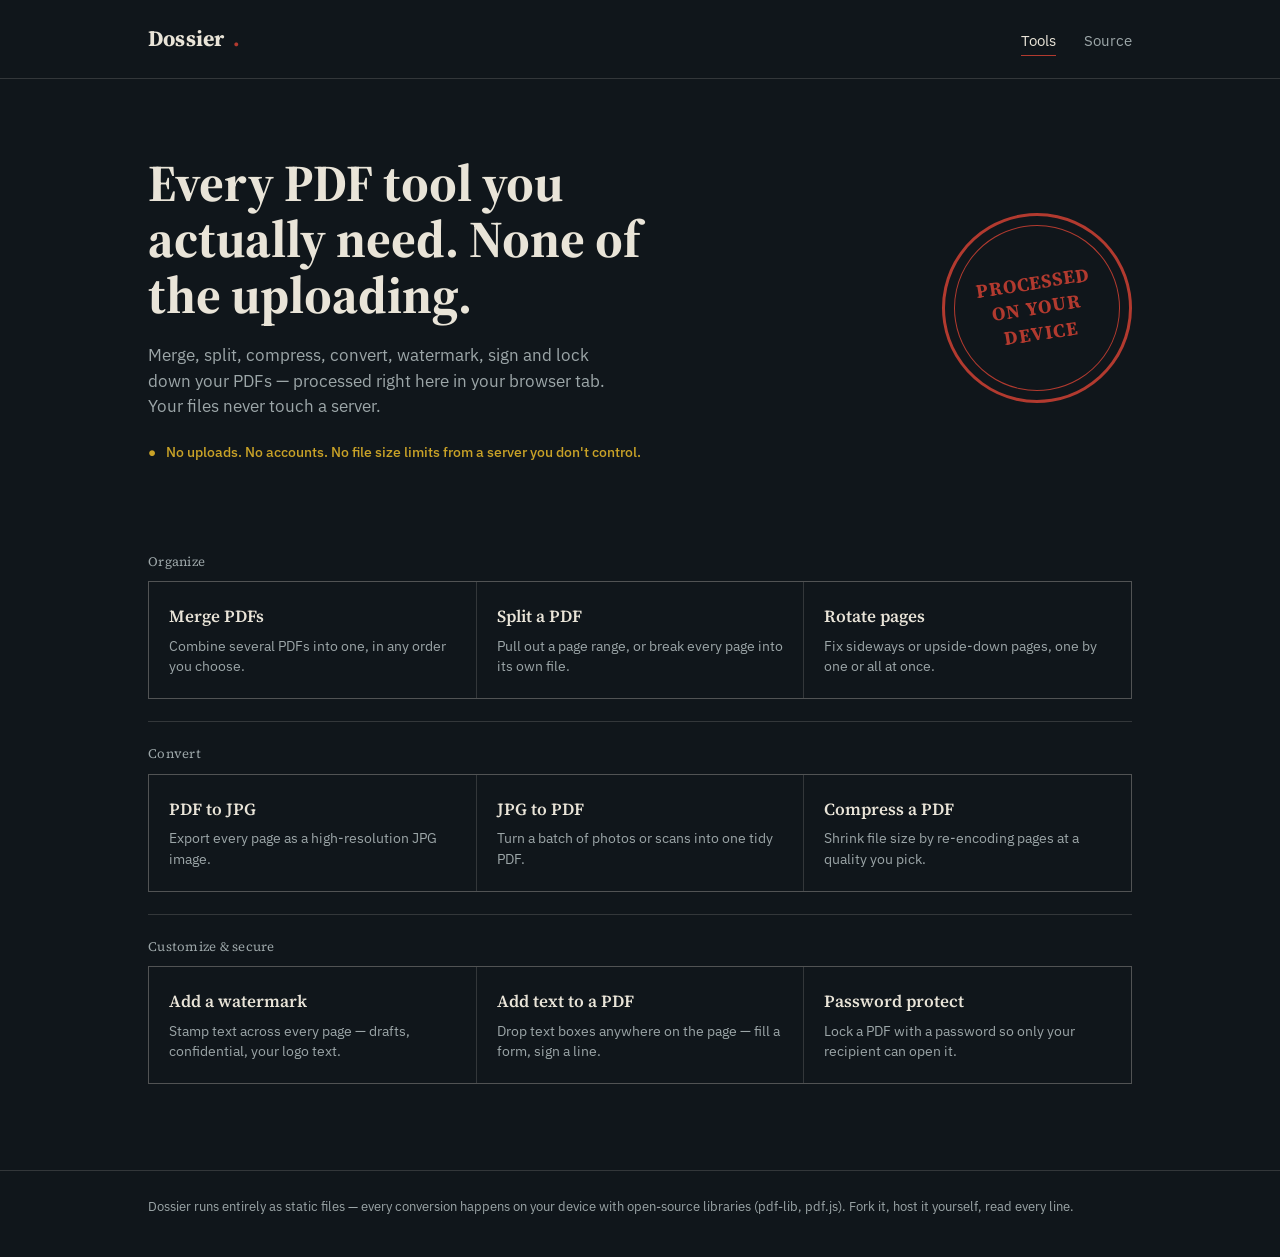
<file: index.html>
<!DOCTYPE html>
<html lang="en">
<head>
<meta charset="UTF-8">
<meta name="viewport" content="width=device-width, initial-scale=1.0">
<title>Dossier — PDF tools that never leave your browser</title>
<meta name="description" content="Merge, split, compress, convert, watermark, protect and edit PDFs — entirely in your browser. Nothing is uploaded to a server.">
<link rel="icon" type="image/svg+xml" href="assets/favicon.svg">
<meta property="og:type" content="website">
<meta property="og:title" content="Dossier — PDF tools that never leave your browser">
<meta property="og:description" content="Merge, split, compress, convert, watermark, protect and edit PDFs — entirely in your browser. Nothing is uploaded to a server.">
<meta property="og:image" content="assets/social-preview.png">
<meta name="twitter:card" content="summary_large_image">
<link rel="stylesheet" href="css/style.css">
</head>
<body>

<header class="site-header">
  <div class="wrap">
    <a href="index.html" class="wordmark">Dossier<span class="dot">.</span></a>
    <nav>
      <a href="index.html" class="current">Tools</a>
      <a href="https://github.com/" target="_blank" rel="noopener">Source</a>
    </nav>
  </div>
</header>

<section class="hero">
  <div class="wrap">
    <div>
      <h1>Every PDF tool you actually need. None of the uploading.</h1>
      <p class="lede">Merge, split, compress, convert, watermark, sign and lock down your PDFs — processed right here in your browser tab. Your files never touch a server.</p>
      <div class="promise">
        <span>&#9679;</span> No uploads. No accounts. No file size limits from a server you don't control.
      </div>
    </div>
    <div class="stamp"><span>PROCESSED<br>ON&nbsp;YOUR<br>DEVICE</span></div>
  </div>
</section>

<section class="catalog">
  <div class="wrap">

    <div class="category">
      <div class="category-label">Organize</div>
      <div class="tool-row">
        <a class="tool-tile" href="merge.html">
          <h3>Merge PDFs</h3>
          <p>Combine several PDFs into one, in any order you choose.</p>
        </a>
        <a class="tool-tile" href="split.html">
          <h3>Split a PDF</h3>
          <p>Pull out a page range, or break every page into its own file.</p>
        </a>
        <a class="tool-tile" href="rotate.html">
          <h3>Rotate pages</h3>
          <p>Fix sideways or upside-down pages, one by one or all at once.</p>
        </a>
      </div>
    </div>

    <div class="category">
      <div class="category-label">Convert</div>
      <div class="tool-row">
        <a class="tool-tile" href="pdf-to-jpg.html">
          <h3>PDF to JPG</h3>
          <p>Export every page as a high-resolution JPG image.</p>
        </a>
        <a class="tool-tile" href="jpg-to-pdf.html">
          <h3>JPG to PDF</h3>
          <p>Turn a batch of photos or scans into one tidy PDF.</p>
        </a>
        <a class="tool-tile" href="compress.html">
          <h3>Compress a PDF</h3>
          <p>Shrink file size by re-encoding pages at a quality you pick.</p>
        </a>
      </div>
    </div>

    <div class="category">
      <div class="category-label">Customize &amp; secure</div>
      <div class="tool-row">
        <a class="tool-tile" href="watermark.html">
          <h3>Add a watermark</h3>
          <p>Stamp text across every page — drafts, confidential, your logo text.</p>
        </a>
        <a class="tool-tile" href="edit.html">
          <h3>Add text to a PDF</h3>
          <p>Drop text boxes anywhere on the page — fill a form, sign a line.</p>
        </a>
        <a class="tool-tile" href="protect.html">
          <h3>Password protect</h3>
          <p>Lock a PDF with a password so only your recipient can open it.</p>
        </a>
      </div>
    </div>

  </div>
</section>

<footer class="site-footer">
  <div class="wrap">
    Dossier runs entirely as static files — every conversion happens on your device with open-source libraries (pdf-lib, pdf.js). Fork it, host it yourself, read every line.
  </div>
</footer>

</body>
</html>
</file>
<file: css/style.css>
/* Dossier — a filing-cabinet of browser-only PDF tools.
   Palette: ink navy ground, paper-white working surfaces, sealing-wax red
   and brass accents. Serif for display type (documents, seals), Plex Sans
   for interface text. */

@import url('https://fonts.googleapis.com/css2?family=Source+Serif+4:opsz,wght@8..60,400;8..60,600;8..60,700&family=IBM+Plex+Sans:wght@400;500;600&display=swap');

:root {
  --ink: #10161B;
  --ink-soft: #1A2229;
  --paper: #F5F2E9;
  --paper-dim: #E8E3D4;
  --text-on-ink: #E9E4D8;
  --text-on-ink-dim: #9CA6A8;
  --text-on-paper: #201C14;
  --text-on-paper-dim: #5B5648;
  --wax: #B23A2F;
  --wax-dark: #8E2C23;
  --brass: #C9A227;
  --line: rgba(233, 228, 216, 0.16);
  --line-paper: rgba(32, 28, 20, 0.14);
  --radius: 3px;
  --serif: 'Source Serif 4', Georgia, serif;
  --sans: 'IBM Plex Sans', -apple-system, BlinkMacSystemFont, sans-serif;
}

* { box-sizing: border-box; }

html { scroll-behavior: smooth; }

body {
  margin: 0;
  background: var(--ink);
  color: var(--text-on-ink);
  font-family: var(--sans);
  line-height: 1.5;
  -webkit-font-smoothing: antialiased;
}

a { color: inherit; }

img, svg { display: block; max-width: 100%; }

.wrap {
  max-width: 1040px;
  margin: 0 auto;
  padding: 0 28px;
}

/* ---------- Header ---------- */

.site-header {
  border-bottom: 1px solid var(--line);
  padding: 22px 0;
}

.site-header .wrap {
  display: flex;
  align-items: baseline;
  justify-content: space-between;
  gap: 24px;
}

.wordmark {
  font-family: var(--serif);
  font-weight: 700;
  font-size: 22px;
  letter-spacing: 0.01em;
  text-decoration: none;
  color: var(--text-on-ink);
  display: flex;
  align-items: baseline;
  gap: 8px;
}

.wordmark .dot { color: var(--wax); }

.site-header nav {
  display: flex;
  gap: 28px;
  font-size: 14.5px;
}

.site-header nav a {
  text-decoration: none;
  color: var(--text-on-ink-dim);
  border-bottom: 1px solid transparent;
  padding-bottom: 3px;
  transition: color 0.15s, border-color 0.15s;
}

.site-header nav a:hover,
.site-header nav a.current {
  color: var(--text-on-ink);
  border-color: var(--wax);
}

/* ---------- Hero (home page) ---------- */

.hero {
  padding: 76px 0 56px;
  position: relative;
}

.hero .wrap {
  display: grid;
  grid-template-columns: 1.15fr 0.85fr;
  gap: 48px;
  align-items: center;
}

.hero h1 {
  font-family: var(--serif);
  font-size: clamp(34px, 4.4vw, 52px);
  line-height: 1.08;
  margin: 0 0 20px;
  font-weight: 700;
}

.hero p.lede {
  font-size: 17px;
  color: var(--text-on-ink-dim);
  max-width: 46ch;
  margin: 0 0 8px;
}

.hero .promise {
  margin-top: 22px;
  display: flex;
  gap: 10px;
  align-items: center;
  font-size: 13.5px;
  color: var(--brass);
  font-weight: 500;
}

.stamp {
  justify-self: end;
  width: 190px;
  height: 190px;
  border: 3px solid var(--wax);
  border-radius: 50%;
  color: var(--wax);
  display: flex;
  align-items: center;
  justify-content: center;
  text-align: center;
  transform: rotate(-9deg);
  position: relative;
}

.stamp::before {
  content: '';
  position: absolute;
  inset: 9px;
  border: 1px solid var(--wax);
  border-radius: 50%;
}

.stamp span {
  font-family: var(--serif);
  font-weight: 700;
  font-size: 19px;
  letter-spacing: 0.06em;
  line-height: 1.35;
}

/* ---------- Tool catalog (filing tabs) ---------- */

.catalog {
  padding: 12px 0 80px;
}

.category {
  margin-bottom: 6px;
}

.category-label {
  font-family: var(--serif);
  font-size: 13px;
  letter-spacing: 0.02em;
  color: var(--text-on-ink-dim);
  padding: 22px 0 10px;
  border-top: 1px solid var(--line);
  margin-top: 22px;
}

.category:first-child .category-label { border-top: none; margin-top: 0; }

.tool-row {
  display: grid;
  grid-template-columns: repeat(3, 1fr);
  gap: 1px;
  background: var(--line);
  border: 1px solid var(--line);
}

.tool-tile {
  background: var(--ink);
  padding: 20px 20px 22px;
  text-decoration: none;
  color: var(--text-on-ink);
  position: relative;
  transition: background 0.15s;
  border-top: 2px solid transparent;
}

.tool-tile:hover {
  background: var(--ink-soft);
  border-top-color: var(--wax);
}

.tool-tile h3 {
  font-family: var(--serif);
  font-size: 17px;
  margin: 0 0 6px;
  font-weight: 600;
}

.tool-tile p {
  font-size: 13.5px;
  color: var(--text-on-ink-dim);
  margin: 0;
}

@media (max-width: 760px) {
  .hero .wrap { grid-template-columns: 1fr; }
  .stamp { justify-self: start; }
  .tool-row { grid-template-columns: 1fr 1fr; }
}
@media (max-width: 500px) {
  .tool-row { grid-template-columns: 1fr; }
}

/* ---------- Tool pages ---------- */

.tool-page {
  padding: 48px 0 90px;
}

.tool-head {
  max-width: 62ch;
  margin-bottom: 34px;
}

.tool-head .eyebrow {
  color: var(--wax);
  font-size: 13px;
  font-weight: 500;
  margin-bottom: 8px;
}

.tool-head h1 {
  font-family: var(--serif);
  font-size: clamp(26px, 3.2vw, 34px);
  margin: 0 0 10px;
}

.tool-head p {
  color: var(--text-on-ink-dim);
  font-size: 15px;
  margin: 0;
}

.panel {
  background: var(--paper);
  color: var(--text-on-paper);
  border-radius: var(--radius);
  padding: 32px;
}

.panel h2, .panel h3 { color: var(--text-on-paper); font-family: var(--serif); }
.panel label { color: var(--text-on-paper); }

.dropzone {
  border: 1.5px dashed var(--line-paper);
  border-radius: var(--radius);
  padding: 40px 24px;
  text-align: center;
  cursor: pointer;
  transition: border-color 0.15s, background 0.15s;
}

.dropzone:hover, .dropzone.dragover {
  border-color: var(--wax);
  background: rgba(178, 58, 47, 0.045);
}

.dropzone .dz-title {
  font-family: var(--serif);
  font-size: 18px;
  margin-bottom: 6px;
}

.dropzone .dz-sub {
  font-size: 13px;
  color: var(--text-on-paper-dim);
}

.dropzone input[type=file] { display: none; }

.file-list {
  list-style: none;
  margin: 20px 0 0;
  padding: 0;
  display: flex;
  flex-direction: column;
  gap: 8px;
}

.file-list li {
  display: flex;
  align-items: center;
  justify-content: space-between;
  gap: 12px;
  background: #fff;
  border: 1px solid var(--line-paper);
  border-radius: var(--radius);
  padding: 10px 14px;
  font-size: 13.5px;
}

.file-list li .fname { font-weight: 500; overflow: hidden; text-overflow: ellipsis; white-space: nowrap; }
.file-list li .fmeta { color: var(--text-on-paper-dim); flex-shrink: 0; }
.file-list li .fremove {
  background: none; border: none; cursor: pointer; color: var(--wax);
  font-size: 13px; padding: 2px 6px; flex-shrink: 0;
}

.file-list li.draggable { cursor: grab; }
.file-list li.drag-over-item { border-color: var(--wax); }

.field-row { margin-top: 22px; }
.field-row label {
  display: block;
  font-size: 13.5px;
  font-weight: 500;
  margin-bottom: 7px;
}
.field-row .hint { font-weight: 400; color: var(--text-on-paper-dim); font-size: 12.5px; }

.field-row input[type=text],
.field-row input[type=password],
.field-row input[type=number],
.field-row select {
  width: 100%;
  max-width: 340px;
  padding: 9px 12px;
  border: 1px solid var(--line-paper);
  border-radius: var(--radius);
  font-family: var(--sans);
  font-size: 14px;
  background: #fff;
  color: var(--text-on-paper);
}

.field-row input[type=range] { width: 100%; max-width: 340px; }

.radio-group { display: flex; gap: 18px; flex-wrap: wrap; }
.radio-group label { display: flex; align-items: center; gap: 6px; font-weight: 400; }

.btn {
  appearance: none;
  border: none;
  border-radius: var(--radius);
  padding: 12px 22px;
  font-family: var(--sans);
  font-size: 14.5px;
  font-weight: 600;
  cursor: pointer;
  transition: background 0.15s, transform 0.05s;
}

.btn-primary {
  background: var(--wax);
  color: #fff;
}
.btn-primary:hover { background: var(--wax-dark); }
.btn-primary:disabled { background: #bbb; cursor: not-allowed; }

.btn-ghost {
  background: transparent;
  border: 1px solid var(--line-paper);
  color: var(--text-on-paper);
}
.btn-ghost:hover { border-color: var(--wax); color: var(--wax); }

.actions { margin-top: 28px; display: flex; gap: 12px; align-items: center; flex-wrap: wrap; }

.status {
  margin-top: 16px;
  font-size: 13.5px;
  color: var(--text-on-paper-dim);
  min-height: 18px;
}
.status.error { color: var(--wax); }
.status.success { color: #2E6B4F; }

.result-box {
  margin-top: 26px;
  padding: 18px 20px;
  border: 1px solid var(--line-paper);
  border-radius: var(--radius);
  background: #fff;
  display: none;
  align-items: center;
  justify-content: space-between;
  gap: 16px;
  flex-wrap: wrap;
}
.result-box.show { display: flex; }
.result-box .rtext { font-size: 14px; }
.result-box .rtext strong { display: block; font-family: var(--serif); font-size: 16px; margin-bottom: 2px; }

.note-block {
  margin-top: 30px;
  padding-top: 22px;
  border-top: 1px solid var(--line-paper);
  font-size: 13px;
  color: var(--text-on-paper-dim);
}
.note-block strong { color: var(--text-on-paper); }

.preview-grid {
  display: grid;
  grid-template-columns: repeat(auto-fill, minmax(120px, 1fr));
  gap: 12px;
  margin-top: 20px;
}
.preview-grid .page-thumb {
  border: 1px solid var(--line-paper);
  border-radius: var(--radius);
  overflow: hidden;
  background: #fff;
  position: relative;
}
.preview-grid .page-thumb img { width: 100%; display: block; }
.preview-grid .page-thumb .pnum {
  position: absolute; bottom: 6px; right: 6px;
  background: rgba(16,22,27,0.75); color: #fff;
  font-size: 11px; padding: 1px 6px; border-radius: 2px;
}
.preview-grid .page-thumb.excluded { opacity: 0.35; }
.preview-grid .page-thumb.excluded::after {
  content: '✕ removed';
  position: absolute; inset: 0; display: flex; align-items: center; justify-content: center;
  color: var(--wax); font-weight: 600; font-size: 12px; background: rgba(255,255,255,0.55);
}

.spinner {
  width: 15px; height: 15px;
  border: 2px solid rgba(0,0,0,0.15);
  border-top-color: var(--wax);
  border-radius: 50%;
  display: inline-block;
  animation: spin 0.7s linear infinite;
  vertical-align: -2px;
  margin-right: 7px;
}
@keyframes spin { to { transform: rotate(360deg); } }

/* ---------- Editor canvas (edit.html) ---------- */

.editor-shell {
  display: grid;
  grid-template-columns: 1fr 220px;
  gap: 24px;
}
.editor-canvas-wrap {
  background: #fff;
  border: 1px solid var(--line-paper);
  border-radius: var(--radius);
  overflow: auto;
  max-height: 640px;
  display: flex;
  justify-content: center;
  padding: 16px;
}
.editor-canvas-wrap .page-stage { position: relative; }
.editor-canvas-wrap canvas { display: block; }
.text-box {
  position: absolute;
  border: 1px dashed var(--wax);
  padding: 2px 4px;
  font-size: 16px;
  color: #111;
  cursor: move;
  min-width: 40px;
  background: rgba(255,255,255,0.55);
}
.editor-sidebar .field-row { margin-top: 16px; }
.editor-sidebar .field-row:first-child { margin-top: 0; }
.page-nav { display: flex; align-items: center; gap: 10px; margin-bottom: 14px; font-size: 13.5px; }

@media (max-width: 760px) {
  .editor-shell { grid-template-columns: 1fr; }
}

/* ---------- Footer ---------- */

.site-footer {
  border-top: 1px solid var(--line);
  padding: 26px 0 40px;
  font-size: 13px;
  color: var(--text-on-ink-dim);
}
.site-footer a { color: var(--text-on-ink-dim); }
</file>
